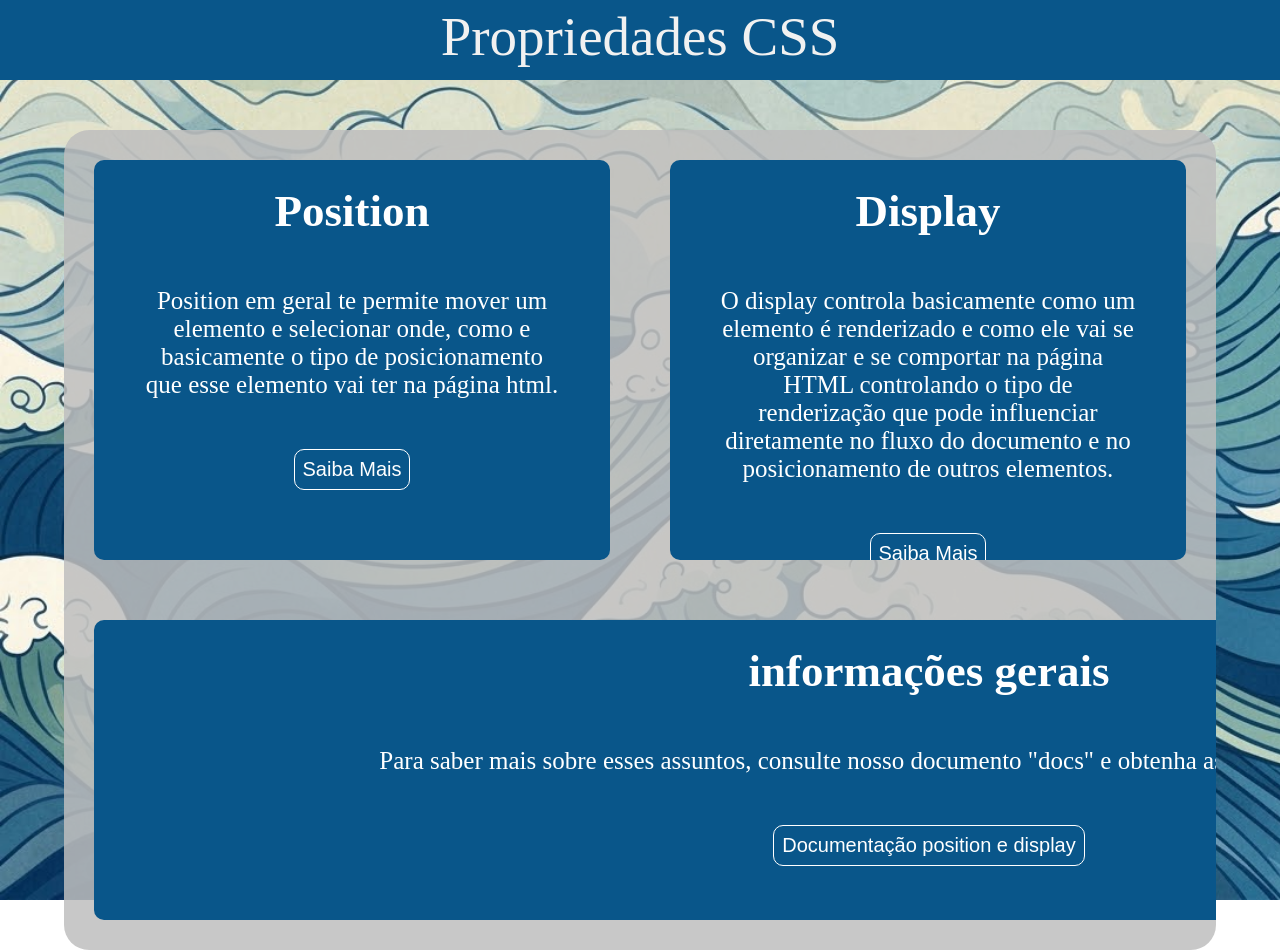
<file: index.html>
<!DOCTYPE html>
<html lang="pt-br">
<head>
    <meta charset="UTF-8">
    <meta name="viewport" content="width=device-width, initial-scale=1.0">
    <link rel="stylesheet" href="style.css">
    <title></title>
</head>
<body>
    

    <!--Cabeçalho-->
    <header>

        <div class="navbar">
            <p class="titulo">Propriedades CSS</p>
        </div>
    </header>



    <!--Principal-->
    <main>
        
        <section class="sec1">

            <div>
                <div class="flex">

                <div class="box1">
                    <h1 class="titulo_box">Position</h1>
                    <p class="texto_box"> Position em geral te permite mover um elemento e selecionar onde, como e basicamente o tipo de posicionamento que esse elemento vai ter na página html.</p>
                    <div style="text-align: center;"> <button class="botao_box"><a href="/page1.html">Saiba Mais</a></button> </div>

                </div>
                <div class="box2">
                    <h1 class="titulo_box">Display</h1>
                    <p class="texto_box"> O display controla basicamente como um elemento é renderizado e como ele vai se organizar e se comportar na página HTML controlando o tipo de renderização que pode influenciar diretamente no fluxo do documento e no posicionamento de outros elementos.</p>
                    <div style="text-align: center;"> <button class="botao_box"><a href="/page2.html">Saiba Mais</a></button> </div>


                </div>

                </div>
                    <div class="box3">
                    <h1 class="titulo_box"> informações gerais </h1>
                    <p class="texto_box">Para saber mais sobre esses assuntos, consulte nosso documento "docs" e obtenha as informações necessárias.</p>
                    <div style="text-align: center;"> <button class="botao_box"><a href="https://docs.google.com/document/d/1ijUbQ7Ko8G2I_qGfUmjFaCFx4zspNOkyy5wko9fNbds/edit?usp=sharing">Documentação position e display</a></button> </div>

            </div>


            </div>

            </div>
        </section>
    </main>



    <!--Rodapé-->
    <footer>
        
    </footer>
</body>
</html>
</file>
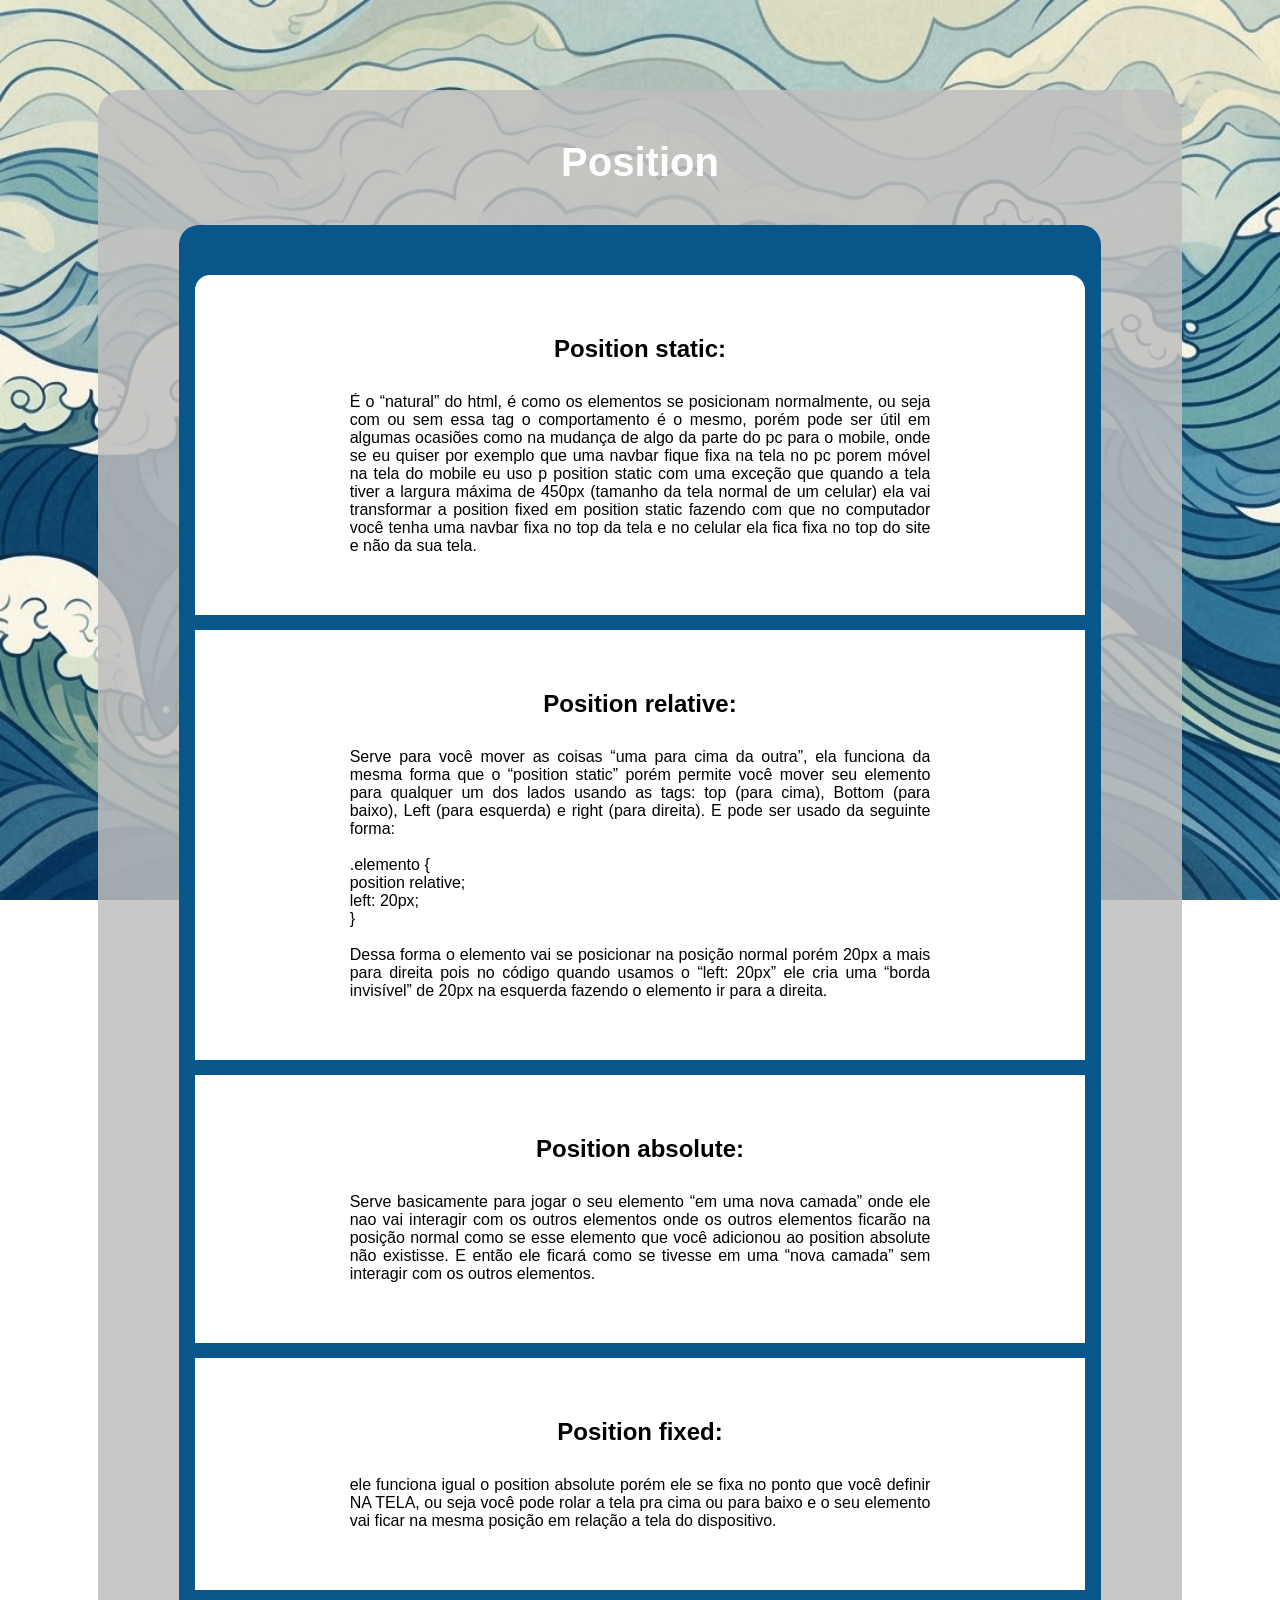
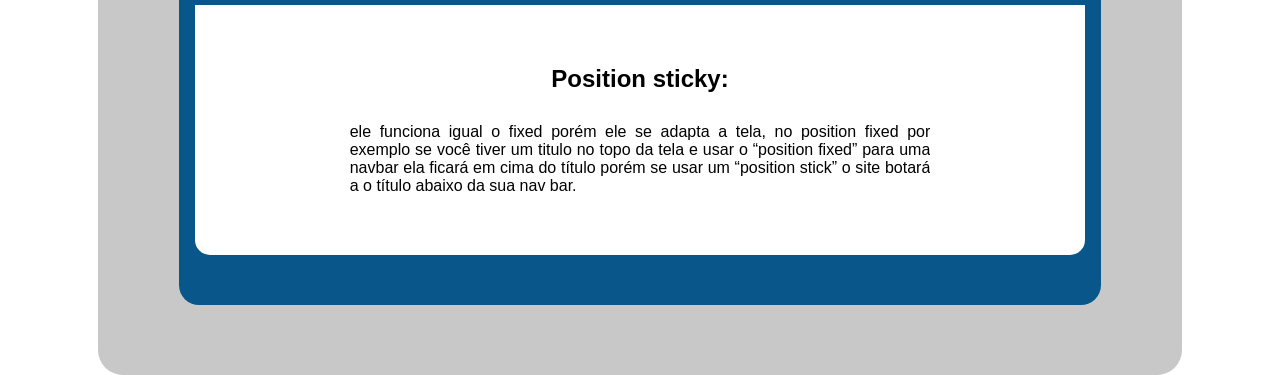
<file: page1.html>
<!DOCTYPE html>
<html lang="pt-br">

<head>
    <meta charset="UTF-8">
    <meta name="viewport" content="width=device-width, initial-scale=1.0">
    <link rel="stylesheet" href="style.css">
    <title>Position</title>
</head>

<body>
    <main>
        <section class="section-position">

            <h1 class="title_position">Position</h1>

            <div class="box1-position">

                <div class="box_static">
                    <h2>Position static:</h2>

                    <p>É o “natural” do html, é como os elementos se posicionam normalmente, ou seja com ou sem essa tag
                        o comportamento é o mesmo, porém pode ser útil em algumas ocasiões como na mudança de algo da
                        parte do pc para o mobile, onde se eu quiser por exemplo que uma navbar fique fixa na tela no pc
                        porem móvel na tela do mobile eu uso p position static com uma exceção que quando a tela tiver a
                        largura máxima de 450px (tamanho da tela normal de um celular) ela vai transformar a position
                        fixed em position static fazendo com que no computador você tenha uma navbar fixa no top da tela
                        e no celular ela fica fixa no top do site e não da sua tela.</p>
                </div>

                <div class="box_relative">
                    <h2>Position relative:</h2>

                    <p>Serve para você mover as coisas “uma para cima da outra”, ela funciona da mesma forma que o
                        “position static” porém permite você mover seu elemento para qualquer um dos lados usando as
                        tags: top (para cima), Bottom (para baixo), Left (para esquerda) e right (para direita). E pode
                        ser usado da seguinte forma: <br>
                        <br>
                        .elemento {<br>
                        position relative;<br>
                        left: 20px;<br>
                        } <br>
                        <br>

                        Dessa forma o elemento vai se posicionar na posição normal porém 20px a mais para direita pois
                        no código quando usamos o “left: 20px” ele cria uma “borda invisível” de 20px na esquerda
                        fazendo o elemento ir para a direita.
                    </p>
                </div>

                <div class="box_absolute">
                    <h2>Position absolute:</h2>

                    <p>Serve basicamente para jogar o seu elemento “em uma nova camada” onde ele nao vai interagir com os outros elementos onde os outros elementos ficarão na posição normal como se esse elemento que você adicionou ao position absolute não existisse. E então ele ficará como se tivesse em uma “nova camada” sem interagir com os outros elementos. 

                    </p>
                </div>

                <div class="box_fixed">
                    <h2>Position fixed:</h2>

                    <p>ele funciona igual o position absolute porém ele se fixa no ponto que você definir NA TELA, ou seja você pode rolar a tela pra cima ou para baixo e o seu elemento vai ficar na mesma posição em relação a tela do dispositivo.

                    </p>
                </div>

                <div class="box_sticky">
                    <h2>Position sticky:</h2>

                    <p>ele funciona igual o fixed porém ele se adapta a tela, no position fixed por exemplo se você tiver um titulo no topo da tela e usar o “position fixed” para uma navbar ela ficará em cima do título porém se usar um “position stick” o site botará a o título abaixo da sua nav bar.


                    </p>
                </div>
            </div>

        </section>
    </main>
</body>

</html>
</file>
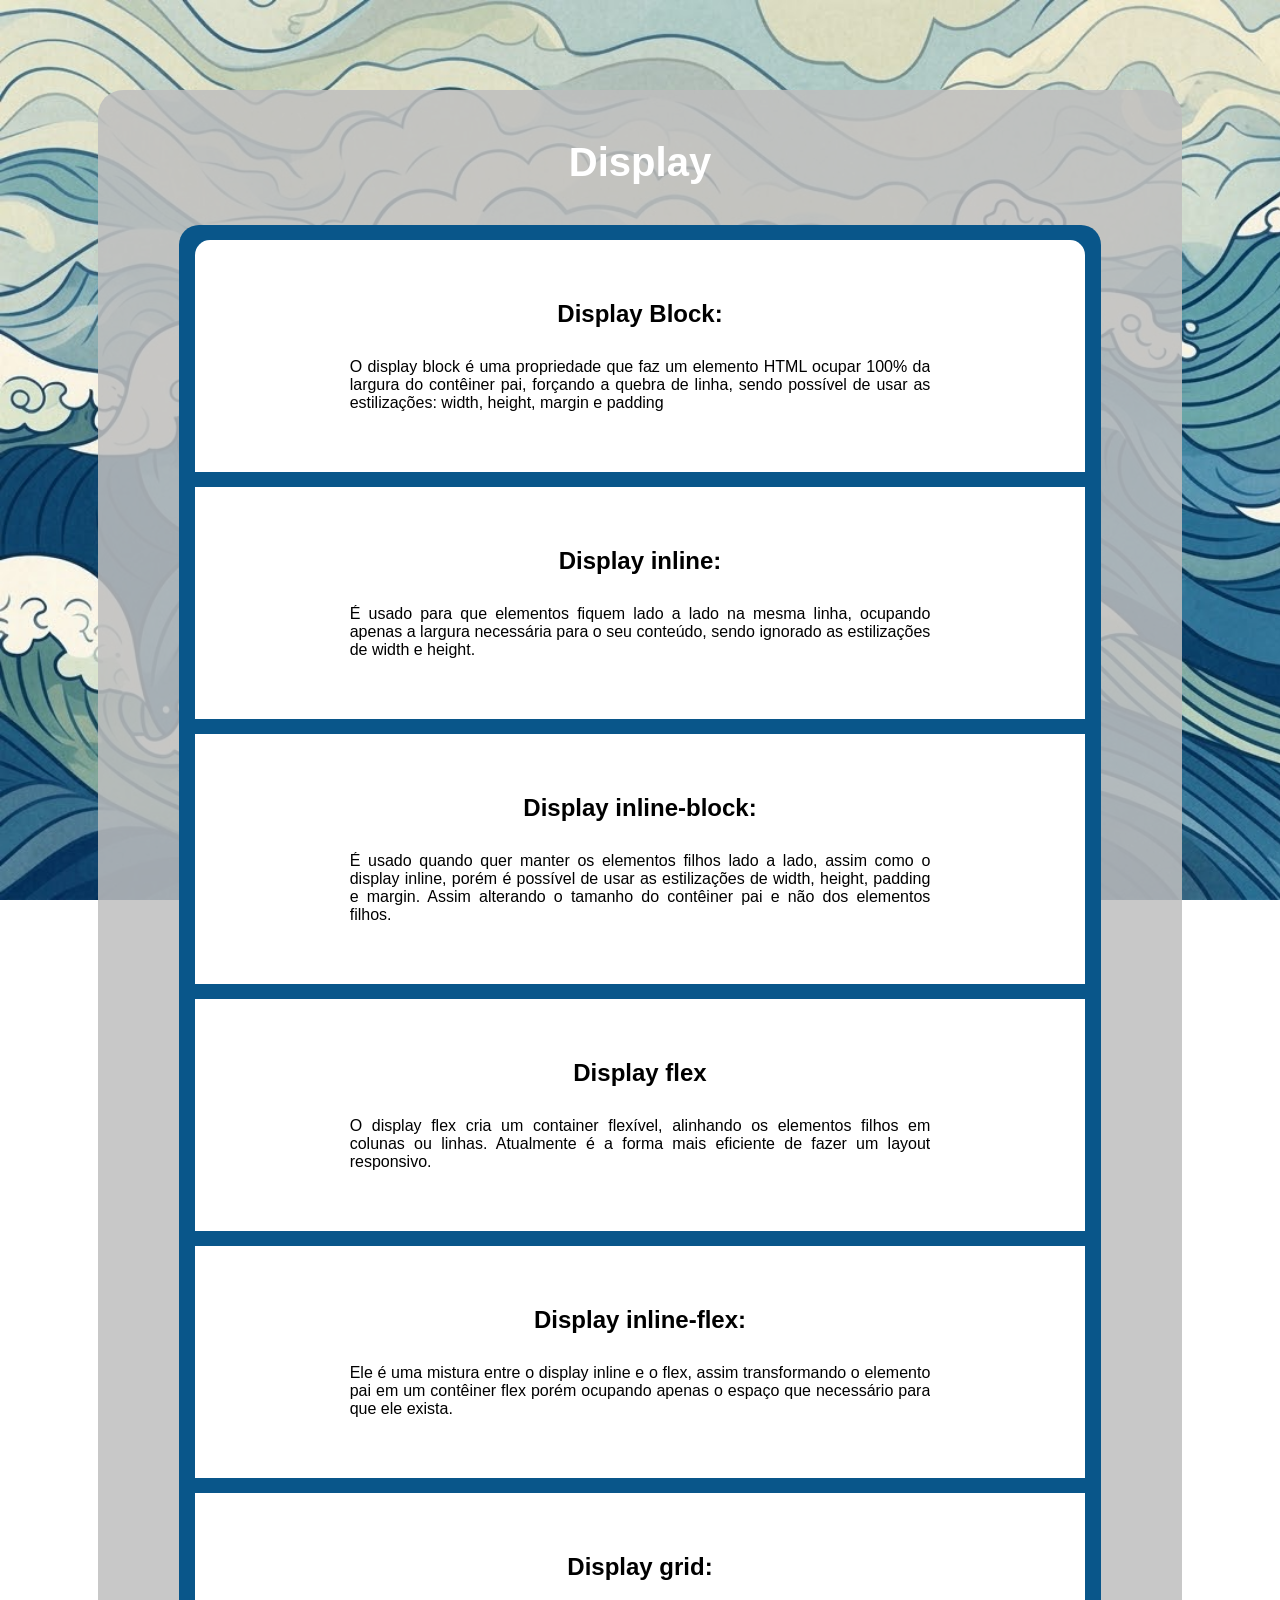
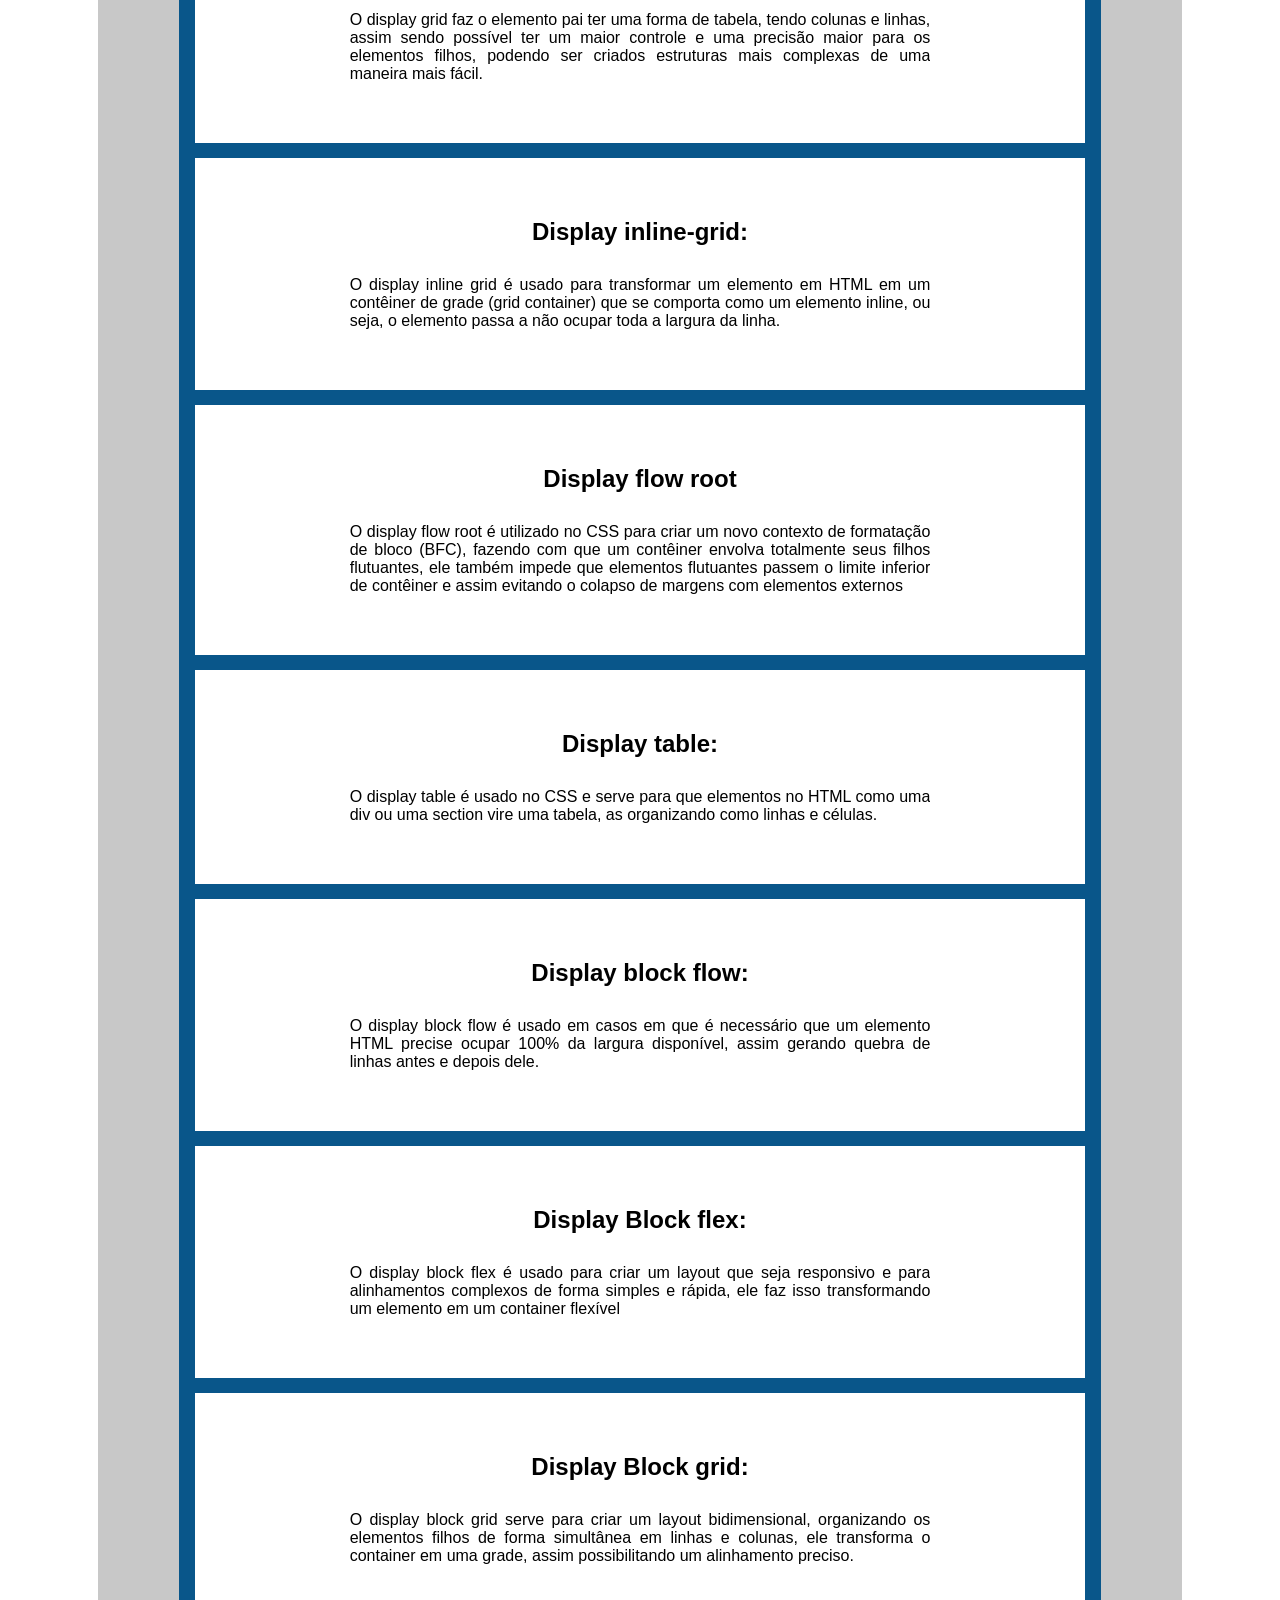
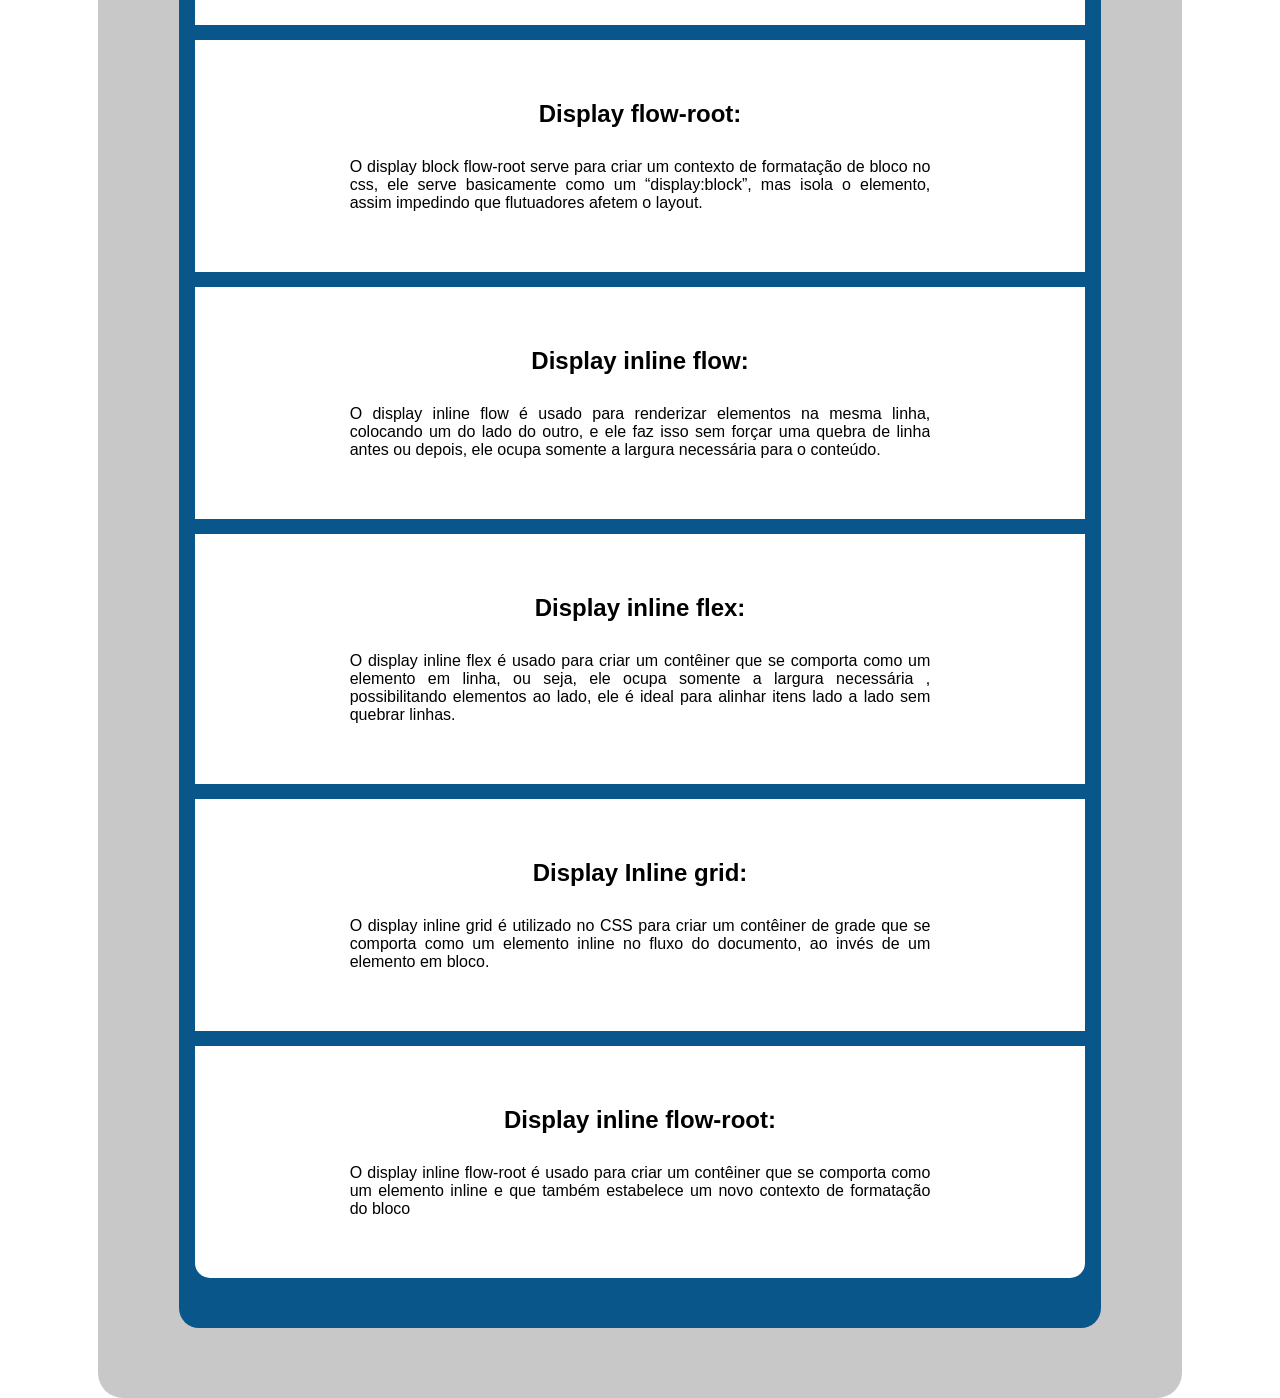
<file: page2.html>
<!DOCTYPE html>
<html lang="pt-br">
<head>
    <meta charset="UTF-8">
    <meta name="viewport" content="width=device-width, initial-scale=1.0">
    <link rel="stylesheet" href="style.css">
    <title>Display</title>
</head>
<body>
    <main>
        <section class="section-display">

            <h1 class="title_display">Display</h1>

            <div class="box1-display">

                <div class="box_block">
                    <h2>Display Block:</h2>

                    <p>O display block é uma propriedade que faz um elemento HTML ocupar 100% da largura do contêiner pai, forçando a quebra de linha, sendo possível de usar as estilizações: width, height, margin e padding</p>
                </div>
                <div class="box_inline">
                    <h2>Display inline:</h2>

                    <p>É usado para que elementos fiquem lado a lado na mesma linha, ocupando apenas a largura necessária para o seu conteúdo, sendo ignorado as estilizações de width e height.
</p>
                </div>
                <div class="box_inline">
                    <h2>Display inline-block:</h2>

                    <p>É usado quando quer manter os elementos filhos lado a lado, assim como o display inline, porém é possível de usar as estilizações de width, height, padding e margin. Assim alterando o tamanho do contêiner pai e não dos elementos filhos.
</p>
                </div><div class="box_inline">
                    <h2>Display flex</h2>

                    <p>O display flex cria um container flexível, alinhando os elementos filhos em colunas ou linhas. Atualmente é a forma mais eficiente de fazer um layout responsivo.
</p>
                </div><div class="box_inline">
                    <h2>Display inline-flex:</h2>

                    <p>Ele é uma mistura entre o display inline e o flex, assim transformando o elemento pai em um contêiner flex porém ocupando apenas o espaço que necessário para que ele exista.
</p>
                </div><div class="box_inline">
                    <h2>Display grid:</h2>

                    <p>O display grid faz o elemento pai ter uma forma de tabela, tendo colunas e linhas, assim sendo possível ter um maior controle e uma precisão maior para os elementos filhos, podendo ser criados estruturas mais complexas de uma maneira mais fácil.</p>
                </div><div class="box_inline">
                    <h2>Display inline-grid:</h2>

                    <p>O display inline grid é usado para transformar um elemento em HTML em um contêiner de grade (grid container)  que se comporta como um elemento inline, ou seja, o elemento passa a não ocupar toda a largura da linha.</p>
                </div><div class="box_inline">
                    <h2>Display flow root</h2>

                    <p>O display flow root é utilizado no CSS para criar um novo contexto de formatação de bloco (BFC), fazendo com que um contêiner envolva totalmente seus filhos flutuantes, ele também impede que elementos flutuantes passem o limite inferior de contêiner e assim evitando o colapso de margens com elementos externos
</p>
                </div><div class="box_inline">
                    <h2>Display table:</h2>

                    <p>O display table é usado no CSS e serve para que elementos no HTML como uma div ou uma section vire uma tabela, as organizando como linhas e células.
</p>
                </div><div class="box_inline">
                    <h2>Display block flow:</h2>

                    <p>O display block flow é usado em casos em que é necessário que um elemento HTML precise ocupar 100% da largura disponível, assim gerando quebra de linhas antes e depois dele.</p>
                </div><div class="box_inline">
                    <h2>Display Block flex:</h2>

                    <p>O display block flex é usado para criar um layout que seja responsivo e para alinhamentos complexos de forma simples e rápida, ele faz isso transformando um elemento em um container flexível
</p>
                </div><div class="box_inline">
                    <h2>Display Block grid:</h2>

                    <p>O display block grid serve para criar um layout bidimensional, organizando os elementos filhos de forma simultânea em linhas e colunas, ele transforma o container em uma grade, assim possibilitando um alinhamento preciso.</p>
                </div><div class="box_inline">
                    <h2>Display flow-root:</h2>

                    <p>O display block flow-root serve para  criar um contexto de formatação de bloco no css, ele serve basicamente como um “display:block”, mas isola o elemento, assim impedindo que flutuadores afetem o layout.</p>
                </div><div class="box_inline">
                    <h2>Display inline flow:</h2>

                    <p>O display inline flow é usado para renderizar elementos na mesma linha, colocando um do lado do outro, e ele faz isso sem forçar uma quebra de linha antes ou depois, ele ocupa somente a largura necessária para o conteúdo.
</p>
                </div><div class="box_inline">
                    <h2>Display inline flex:</h2>

                    <p>O display inline flex é usado para criar um contêiner que se comporta como um elemento em linha, ou seja, ele ocupa somente a largura necessária , possibilitando elementos ao lado, ele é ideal para alinhar itens lado a lado sem quebrar linhas.</p>
                </div><div class="box_inline">
                    <h2>Display Inline grid:</h2>

                    <p>O display inline grid é utilizado no CSS para criar um contêiner de grade que se comporta como um elemento inline no fluxo do documento, ao invés de um elemento em bloco.
</p>
                </div><div class="box_inlina">
                    <h2>Display  inline flow-root:</h2>

                    <p>O display inline flow-root é usado para criar um contêiner que se comporta como um elemento inline e que também estabelece um novo contexto de formatação do bloco </p>
                </div>
               
            </div>

        </section>
    </main>
</body>
</html>
</file>
<file: style.css>
*{
    margin: 0;
    padding: 0;
    overflow-x: hidden;
}

body {
    background-image: url(assets/ondinha2.jpg);
    background-size: cover;
    background-attachment: fixed;
    font-family: Helvetica;
}

.titulo {
    text-align: center;
    font-size: 55px;
    color: rgb(241, 241, 241);
    margin: 5px;
    font-family: cambria;
    
}

.navbar { 
    position: sticky;
    height: 80px;
    width: 100vw;
    border-bottom: 0px black solid;
    box-shadow: black 0px 0px 50px;
    background-color: #09568a;
}

main{
    width: 100vw;
    display: flex;
    justify-content: center;
    align-items: center;
}

.sec1{
    margin-top: 50px;
    width: 90vw;
    background-color: rgba(190, 190, 190, 0.849);
    border-radius: 25px;
}

.t1{
    text-align: center;
    font-size: 30px;
    padding: 50px;
    color: rgb(255, 255, 255);
}

.box1{
    margin: 30px;
    width: 100vw;
    height: 400px;
    background-color: #09568a;
    border-radius: 10px;
}

.box2{
    margin: 30px;
    width: 100vw;
    height: 400px;
    background-color: #09568a;
    border-radius: 10px;
}

.box3{
    margin: 30px;
    width: 1670px;
    height: 300px;
    background-color: #09568a;
    border-radius: 10px;
}

.flex {
    display: flex;
}

.titulo_box {
font-family: cambria;
text-align: center;
color: white;
margin-top: 25px;
margin-bottom: 30px;
font-size: 45px;
}

.texto_box{
    text-align: center;
    color: white;
    font-size: 25px;
    font-family: times;
    margin: 50px;
}

.botao_box {
    background-color: #09568a;
    color: white;
    text-align: center;
    border: 1px solid rgb(255, 255, 255);
    padding: 8px;
    border-radius: 10px;
    font-size: 20px;
    
}

.botao_box:hover{
    background-color: #357cac;
}


a{
    color: white;
    text-decoration: none;
}




/*Position*/

.section-position{
    width: 80vw;
    height: auto;
    background-color: rgba(190, 190, 190, 0.849);
    margin-top: 10vh;
    border-radius: 25px;
    padding: 30px;
}

.title_position{
    color: white;
    text-align: center;
    margin-top: 20px;
    font-size: 40px;
}

.box1-position{
    width: 90%;
    height: auto;
    background-color: #09568a;
    margin: 40px auto;
    border-radius: 20px;
}

.box_static{
    margin: 50px auto 0;
    background-color: white;
    width: 90%;
    padding: 30px;
    border-radius: 15px 15px 0 0;
}

.box_static>h2{
    text-align: center;
    margin-top: 30px;
}

.box_static>p{
    width: 70%;
    text-align: justify;
    margin: 30px auto;
}

.box_relative{
    margin: 15px auto 0;
    background-color: white;
    width: 90%;
    padding: 30px;
}

.box_relative>h2{
    text-align: center;
    margin-top: 30px;
}

.box_relative>p{
    width: 70%;
    text-align: justify;
    margin: 30px auto;
}


.box_absolute{
    margin: 15px auto 0;
    background-color: white;
    width: 90%;
    padding: 30px;
}

.box_absolute>h2{
    text-align: center;
    margin-top: 30px;
}

.box_absolute>p{
    width: 70%;
    text-align: justify;
    margin: 30px auto;
}


.box_fixed{
    margin: 15px auto 0;
    background-color: white;
    width: 90%;
    padding: 30px;
}

.box_fixed>h2{
    text-align: center;
    margin-top: 30px;
}

.box_fixed>p{
    width: 70%;
    text-align: justify;
    margin: 30px auto;
}


.box_sticky{
    margin: 15px auto 50px;
    background-color: white;
    width: 90%;
    padding: 30px;
    border-radius: 0 0 15px 15px;
}

.box_sticky>h2{
    text-align: center;
    margin-top: 30px;
}

.box_sticky>p{
    width: 70%;
    text-align: justify;
    margin: 30px auto;
}

/*displays*/

.section-display{
    width: 80vw;
    height: auto;
    background-color: rgba(190, 190, 190, 0.849);
    margin-top: 10vh;
    border-radius: 25px;
    padding: 30px;
}

.title_display{
    color: white;
    text-align: center;
    margin-top: 20px;
    font-size: 40px;
}

.box1-display{
    width: 90%;
    height: auto;
    background-color: #09568a;
    margin: 40px auto;
    border-radius: 20px;
}


.box_block{
    margin: 15px auto;
    background-color: white;
    width: 90%;
    padding: 30px;
    border-radius: 15px 15px 0 0;
}

.box_block>h2{
    text-align: center;
    margin-top: 30px;
}

.box_block>p{
    width: 70%;
    text-align: justify;
    margin: 30px auto;
}

.box_inline{
    margin: 15px auto;
    background-color: white;
    width: 90%;
    padding: 30px;
}

.box_inline>h2{
    text-align: center;
    margin-top: 30px;
}


.box_inline>p{
    width: 70%;
    text-align: justify;
    margin: 30px auto;
}

.box_inlina{
    margin: 15px auto 50px;
    background-color: white;
    width: 90%;
    padding: 30px;
    border-radius: 0 0 15px 15px;
}

.box_inlina>h2{
    text-align: center;
    margin-top: 30px;
}

.box_inlina>p{
    width: 70%;
    text-align: justify;
    margin: 30px auto;
}
</file>
